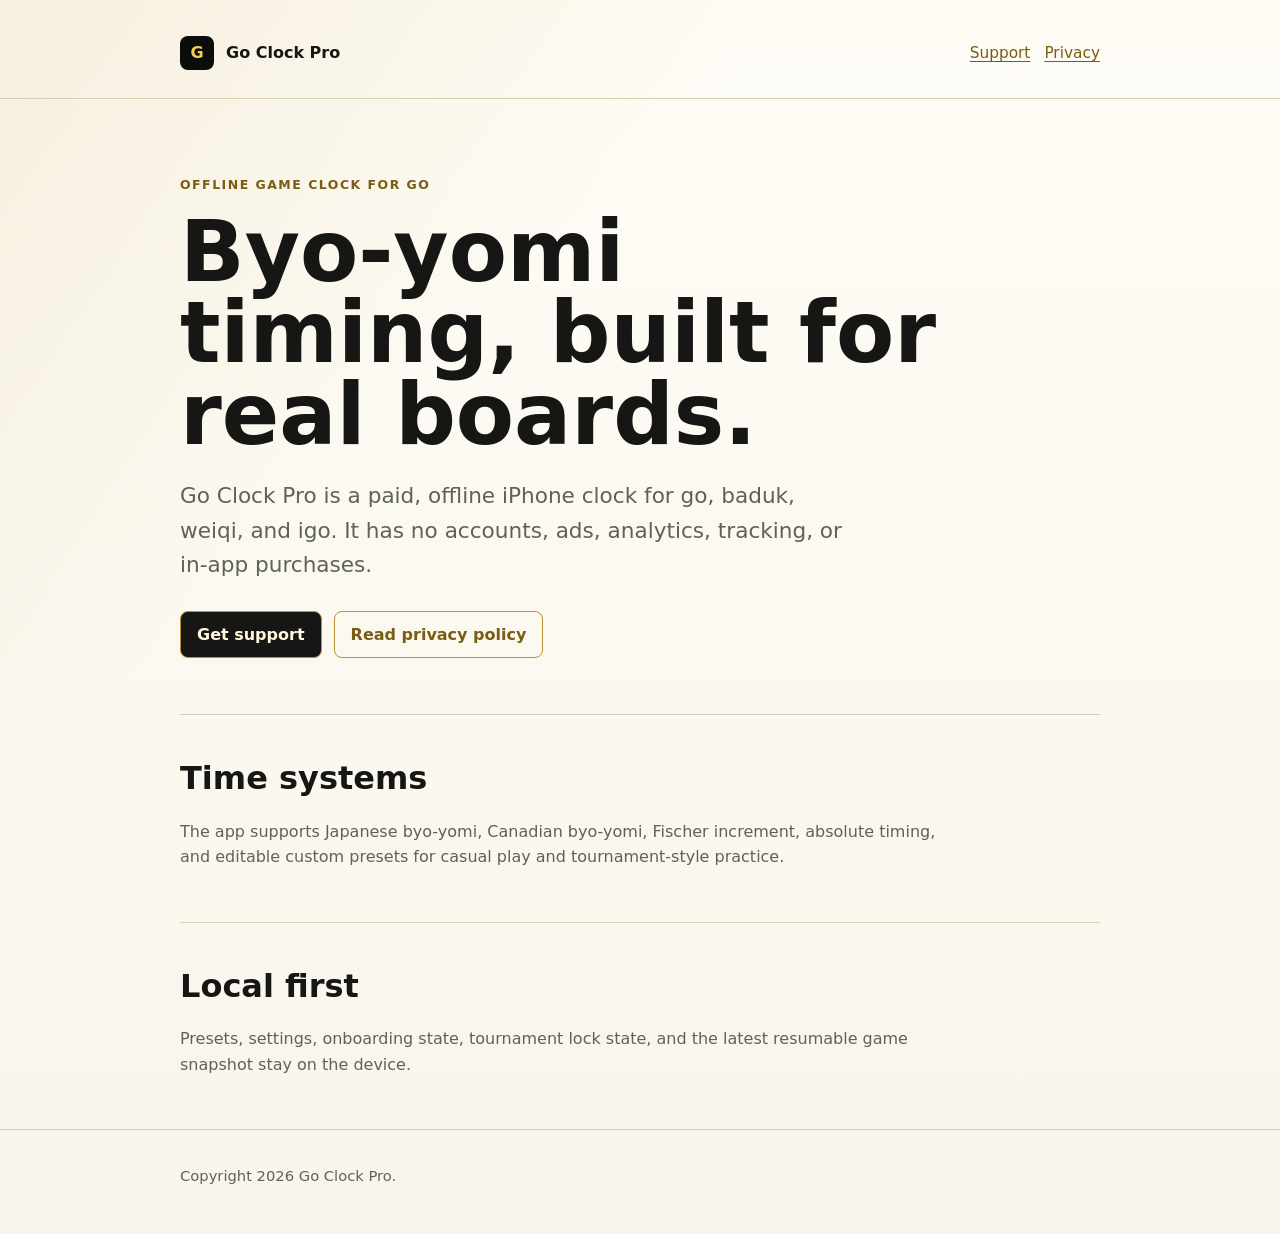
<file: index.html>
<!doctype html>
<html lang="en">
  <head>
    <meta charset="utf-8">
    <meta name="viewport" content="width=device-width, initial-scale=1">
    <title>Go Clock Pro</title>
    <meta
      name="description"
      content="Go Clock Pro is an offline byo-yomi, Canadian, Fischer, and absolute game clock for go, baduk, weiqi, and igo."
    >
    <link rel="stylesheet" href="styles.css">
  </head>
  <body>
    <div class="site">
      <header class="masthead">
        <div class="shell nav">
          <a class="brand" href="./" aria-label="Go Clock Pro home">
            <span class="brand-mark" aria-hidden="true">G</span>
            <span>Go Clock Pro</span>
          </a>
          <nav class="links" aria-label="Site navigation">
            <a href="support/">Support</a>
            <a href="privacy/">Privacy</a>
          </nav>
        </div>
      </header>

      <main>
        <section class="shell hero">
          <p class="eyebrow">Offline game clock for go</p>
          <h1>Byo-yomi timing, built for real boards.</h1>
          <p class="lead">
            Go Clock Pro is a paid, offline iPhone clock for go, baduk,
            weiqi, and igo. It has no accounts, ads, analytics, tracking, or
            in-app purchases.
          </p>
          <div class="quick-links">
            <a class="button" href="support/">Get support</a>
            <a class="button secondary" href="privacy/">Read privacy policy</a>
          </div>
        </section>

        <section class="shell section">
          <h2>Time systems</h2>
          <p>
            The app supports Japanese byo-yomi, Canadian byo-yomi, Fischer
            increment, absolute timing, and editable custom presets for casual
            play and tournament-style practice.
          </p>
        </section>

        <section class="shell section">
          <h2>Local first</h2>
          <p>
            Presets, settings, onboarding state, tournament lock state, and the
            latest resumable game snapshot stay on the device.
          </p>
        </section>
      </main>

      <footer class="footer">
        <div class="shell">
          <span>Copyright 2026 Go Clock Pro.</span>
        </div>
      </footer>
    </div>
  </body>
</html>
</file>
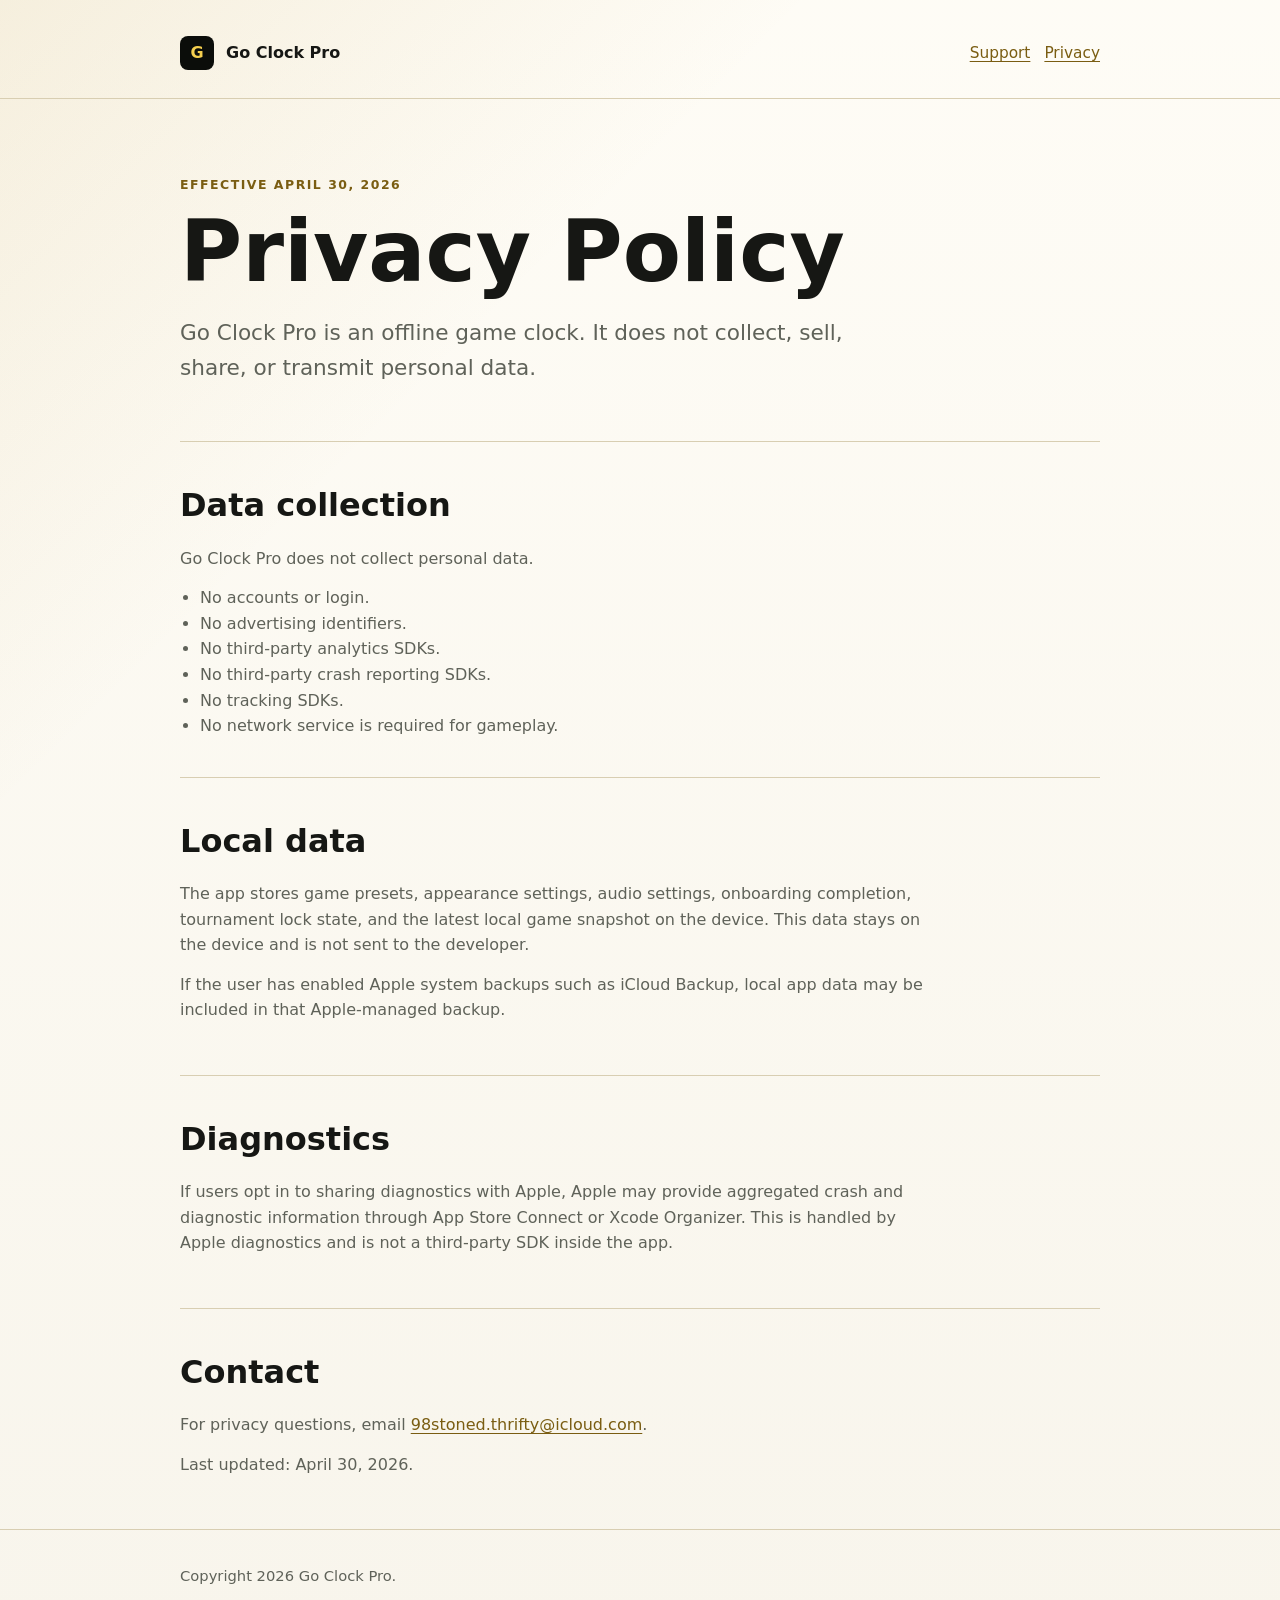
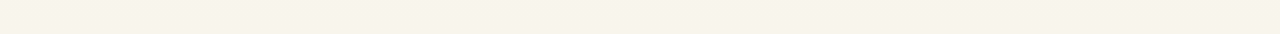
<file: privacy/index.html>
<!doctype html>
<html lang="en">
  <head>
    <meta charset="utf-8">
    <meta name="viewport" content="width=device-width, initial-scale=1">
    <title>Privacy Policy - Go Clock Pro</title>
    <meta
      name="description"
      content="Privacy Policy for Go Clock Pro. The app does not collect personal data."
    >
    <link rel="stylesheet" href="../styles.css">
  </head>
  <body>
    <div class="site">
      <header class="masthead">
        <div class="shell nav">
          <a class="brand" href="../" aria-label="Go Clock Pro home">
            <span class="brand-mark" aria-hidden="true">G</span>
            <span>Go Clock Pro</span>
          </a>
          <nav class="links" aria-label="Site navigation">
            <a href="../support/">Support</a>
            <a href="./">Privacy</a>
          </nav>
        </div>
      </header>

      <main>
        <section class="shell hero">
          <p class="eyebrow">Effective April 30, 2026</p>
          <h1>Privacy Policy</h1>
          <p class="lead">
            Go Clock Pro is an offline game clock. It does not collect, sell,
            share, or transmit personal data.
          </p>
        </section>

        <section class="shell section">
          <h2>Data collection</h2>
          <p>Go Clock Pro does not collect personal data.</p>
          <ul>
            <li>No accounts or login.</li>
            <li>No advertising identifiers.</li>
            <li>No third-party analytics SDKs.</li>
            <li>No third-party crash reporting SDKs.</li>
            <li>No tracking SDKs.</li>
            <li>No network service is required for gameplay.</li>
          </ul>
        </section>

        <section class="shell section">
          <h2>Local data</h2>
          <p>
            The app stores game presets, appearance settings, audio settings,
            onboarding completion, tournament lock state, and the latest local
            game snapshot on the device. This data stays on the device and is
            not sent to the developer.
          </p>
          <p>
            If the user has enabled Apple system backups such as iCloud Backup,
            local app data may be included in that Apple-managed backup.
          </p>
        </section>

        <section class="shell section">
          <h2>Diagnostics</h2>
          <p>
            If users opt in to sharing diagnostics with Apple, Apple may provide
            aggregated crash and diagnostic information through App Store
            Connect or Xcode Organizer. This is handled by Apple diagnostics and
            is not a third-party SDK inside the app.
          </p>
        </section>

        <section class="shell section">
          <h2>Contact</h2>
          <p>
            For privacy questions, email
            <a href="mailto:98stoned.thrifty@icloud.com">98stoned.thrifty@icloud.com</a>.
          </p>
          <p class="meta">Last updated: April 30, 2026.</p>
        </section>
      </main>

      <footer class="footer">
        <div class="shell">
          <span>Copyright 2026 Go Clock Pro.</span>
        </div>
      </footer>
    </div>
  </body>
</html>
</file>
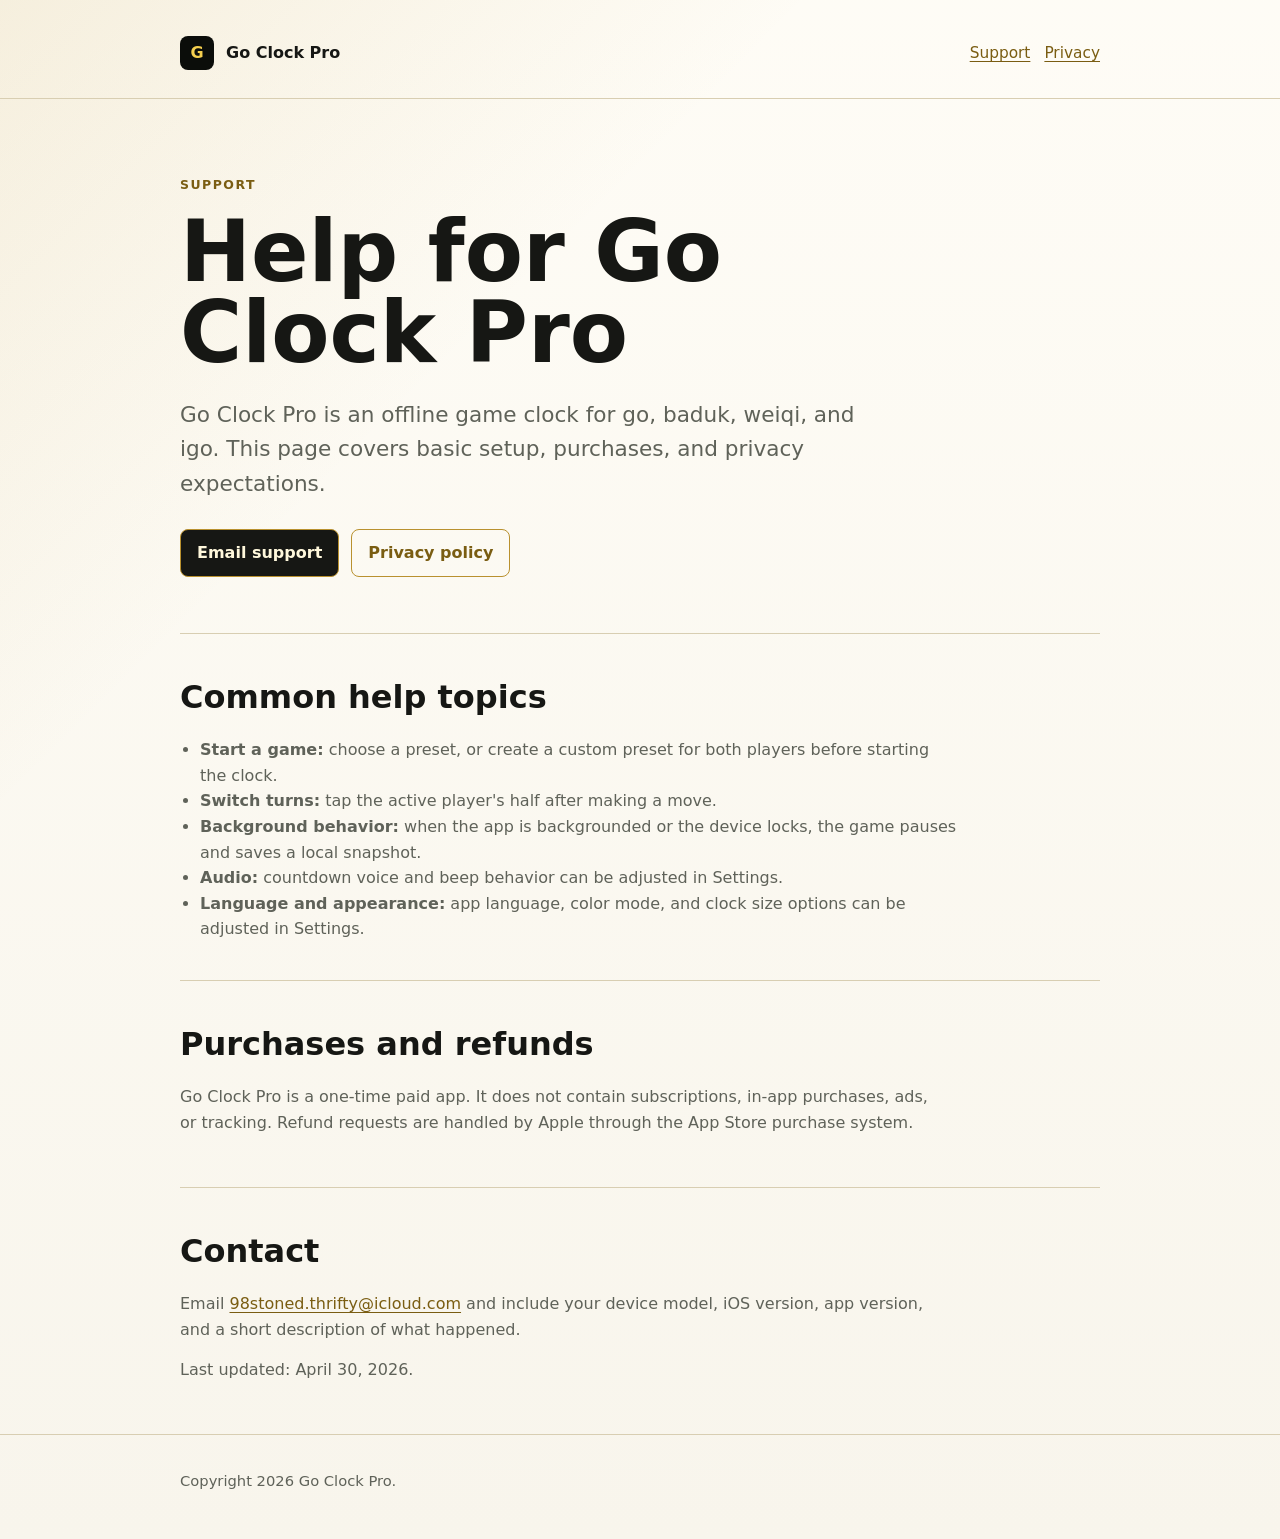
<file: support/index.html>
<!doctype html>
<html lang="en">
  <head>
    <meta charset="utf-8">
    <meta name="viewport" content="width=device-width, initial-scale=1">
    <title>Support - Go Clock Pro</title>
    <meta
      name="description"
      content="Support for Go Clock Pro, an offline go game clock for iPhone."
    >
    <link rel="stylesheet" href="../styles.css">
  </head>
  <body>
    <div class="site">
      <header class="masthead">
        <div class="shell nav">
          <a class="brand" href="../" aria-label="Go Clock Pro home">
            <span class="brand-mark" aria-hidden="true">G</span>
            <span>Go Clock Pro</span>
          </a>
          <nav class="links" aria-label="Site navigation">
            <a href="./">Support</a>
            <a href="../privacy/">Privacy</a>
          </nav>
        </div>
      </header>

      <main>
        <section class="shell hero">
          <p class="eyebrow">Support</p>
          <h1>Help for Go Clock Pro</h1>
          <p class="lead">
            Go Clock Pro is an offline game clock for go, baduk, weiqi, and igo.
            This page covers basic setup, purchases, and privacy expectations.
          </p>
          <div class="quick-links">
            <a class="button" href="mailto:98stoned.thrifty@icloud.com">Email support</a>
            <a class="button secondary" href="../privacy/">Privacy policy</a>
          </div>
        </section>

        <section class="shell section">
          <h2>Common help topics</h2>
          <ul>
            <li>
              <strong>Start a game:</strong> choose a preset, or create a custom
              preset for both players before starting the clock.
            </li>
            <li>
              <strong>Switch turns:</strong> tap the active player's half after
              making a move.
            </li>
            <li>
              <strong>Background behavior:</strong> when the app is backgrounded
              or the device locks, the game pauses and saves a local snapshot.
            </li>
            <li>
              <strong>Audio:</strong> countdown voice and beep behavior can be
              adjusted in Settings.
            </li>
            <li>
              <strong>Language and appearance:</strong> app language, color
              mode, and clock size options can be adjusted in Settings.
            </li>
          </ul>
        </section>

        <section class="shell section">
          <h2>Purchases and refunds</h2>
          <p>
            Go Clock Pro is a one-time paid app. It does not contain
            subscriptions, in-app purchases, ads, or tracking. Refund requests
            are handled by Apple through the App Store purchase system.
          </p>
        </section>

        <section class="shell section">
          <h2>Contact</h2>
          <p>
            Email
            <a href="mailto:98stoned.thrifty@icloud.com">98stoned.thrifty@icloud.com</a>
            and include your device model, iOS version, app version,
            and a short description of what happened.
          </p>
          <p class="meta">Last updated: April 30, 2026.</p>
        </section>
      </main>

      <footer class="footer">
        <div class="shell">
          <span>Copyright 2026 Go Clock Pro.</span>
        </div>
      </footer>
    </div>
  </body>
</html>
</file>
<file: styles.css>
:root {
  color-scheme: light dark;
  --ink: #161714;
  --muted: #5f6259;
  --paper: #f8f5ec;
  --surface: #fffdf7;
  --line: #d8ceb2;
  --accent: #b9912f;
  --accent-strong: #7a5d12;
  --night: #0b0d0a;
}

* {
  box-sizing: border-box;
}

html {
  font-family: ui-sans-serif, system-ui, -apple-system, BlinkMacSystemFont, "Segoe UI", sans-serif;
  background: var(--paper);
  color: var(--ink);
}

body {
  margin: 0;
  min-height: 100vh;
  line-height: 1.6;
}

a {
  color: var(--accent-strong);
  text-decoration-thickness: 0.08em;
  text-underline-offset: 0.18em;
}

.site {
  min-height: 100vh;
  background:
    linear-gradient(135deg, rgba(185, 145, 47, 0.12), transparent 36rem),
    linear-gradient(180deg, rgba(255, 253, 247, 0.88), rgba(248, 245, 236, 0.98));
}

.shell {
  width: min(100% - 40px, 920px);
  margin: 0 auto;
}

.masthead {
  padding: 36px 0 28px;
  border-bottom: 1px solid var(--line);
}

.nav {
  display: flex;
  flex-wrap: wrap;
  gap: 12px 20px;
  align-items: center;
  justify-content: space-between;
}

.brand {
  display: inline-flex;
  gap: 12px;
  align-items: center;
  color: var(--ink);
  font-weight: 800;
  letter-spacing: 0;
  text-decoration: none;
}

.brand-mark {
  display: inline-grid;
  width: 34px;
  height: 34px;
  place-items: center;
  border-radius: 8px;
  background: var(--night);
  color: #f5cf4f;
  font-weight: 900;
}

.links {
  display: flex;
  flex-wrap: wrap;
  gap: 14px;
  font-size: 0.96rem;
}

.hero {
  padding: 76px 0 56px;
}

.eyebrow {
  margin: 0 0 16px;
  color: var(--accent-strong);
  font-size: 0.78rem;
  font-weight: 800;
  letter-spacing: 0.12em;
  text-transform: uppercase;
}

h1 {
  max-width: 760px;
  margin: 0;
  font-size: clamp(2.55rem, 7vw, 5.3rem);
  line-height: 0.96;
  letter-spacing: 0;
}

.lead {
  max-width: 680px;
  margin: 24px 0 0;
  color: var(--muted);
  font-size: clamp(1.1rem, 2vw, 1.35rem);
}

.section {
  padding: 38px 0;
  border-top: 1px solid var(--line);
}

.section h2 {
  margin: 0 0 14px;
  font-size: clamp(1.45rem, 3vw, 2rem);
  letter-spacing: 0;
}

.section p,
.section li {
  color: var(--muted);
  font-size: 1rem;
}

.section p {
  max-width: 760px;
  margin: 0 0 14px;
}

.section ul {
  max-width: 780px;
  margin: 14px 0 0;
  padding-left: 1.25rem;
}

.quick-links {
  display: flex;
  flex-wrap: wrap;
  gap: 12px;
  margin-top: 28px;
}

.button {
  display: inline-flex;
  min-height: 44px;
  align-items: center;
  justify-content: center;
  padding: 10px 16px;
  border: 1px solid var(--accent);
  border-radius: 8px;
  background: var(--ink);
  color: #fff8dc;
  font-weight: 700;
  text-decoration: none;
}

.button.secondary {
  background: transparent;
  color: var(--accent-strong);
}

.meta {
  color: var(--muted);
  font-size: 0.95rem;
}

.footer {
  padding: 34px 0 46px;
  border-top: 1px solid var(--line);
  color: var(--muted);
  font-size: 0.92rem;
}

@media (prefers-color-scheme: dark) {
  :root {
    --ink: #f6f2e7;
    --muted: #c7c2b2;
    --paper: #0b0d0a;
    --surface: #11140f;
    --line: #393620;
    --accent: #e1bf47;
    --accent-strong: #f2cf54;
    --night: #f2cf54;
  }

  .brand-mark {
    color: #0b0d0a;
  }

  .site {
    background:
      linear-gradient(135deg, rgba(225, 191, 71, 0.14), transparent 32rem),
      linear-gradient(180deg, rgba(11, 13, 10, 0.98), rgba(15, 17, 13, 0.98));
  }

  .button {
    background: #f2cf54;
    color: #0b0d0a;
  }
}

@media (max-width: 640px) {
  .shell {
    width: min(100% - 28px, 920px);
  }

  .hero {
    padding: 52px 0 42px;
  }

  .links {
    width: 100%;
  }
}
</file>
